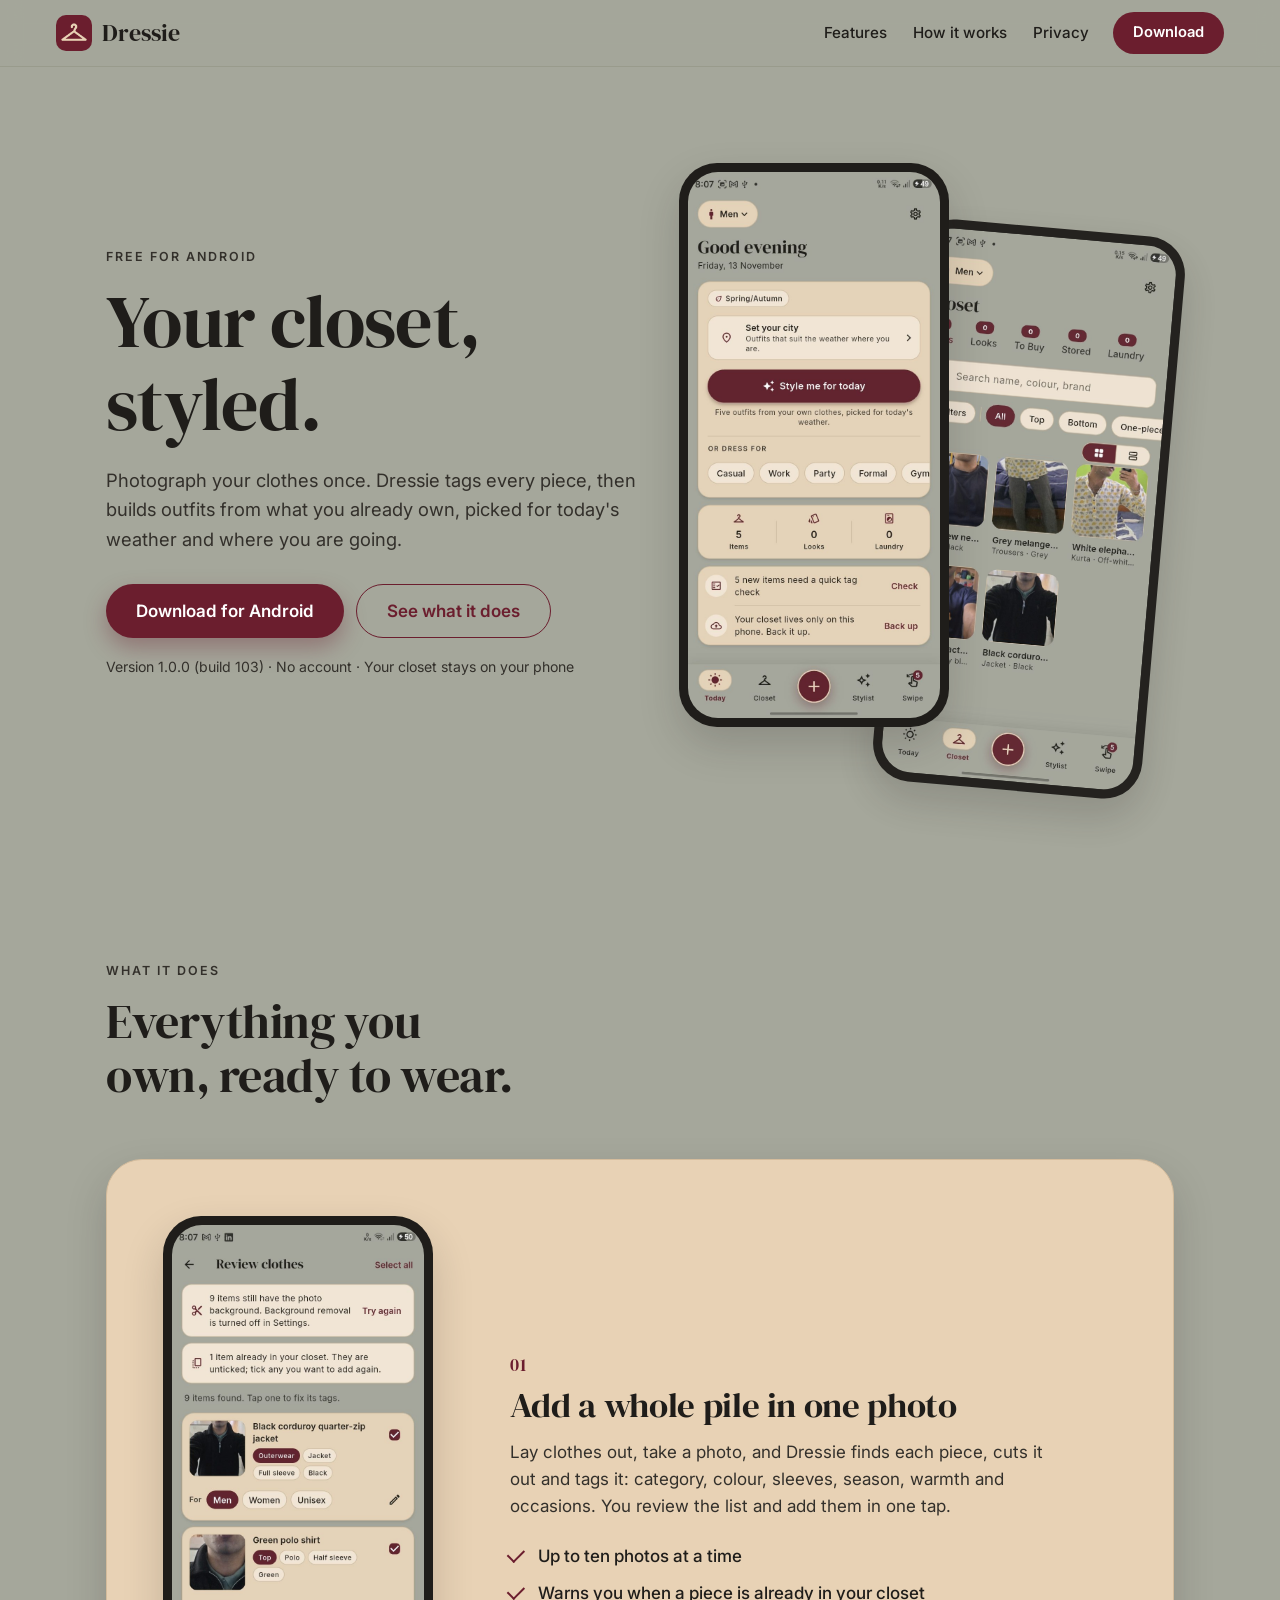
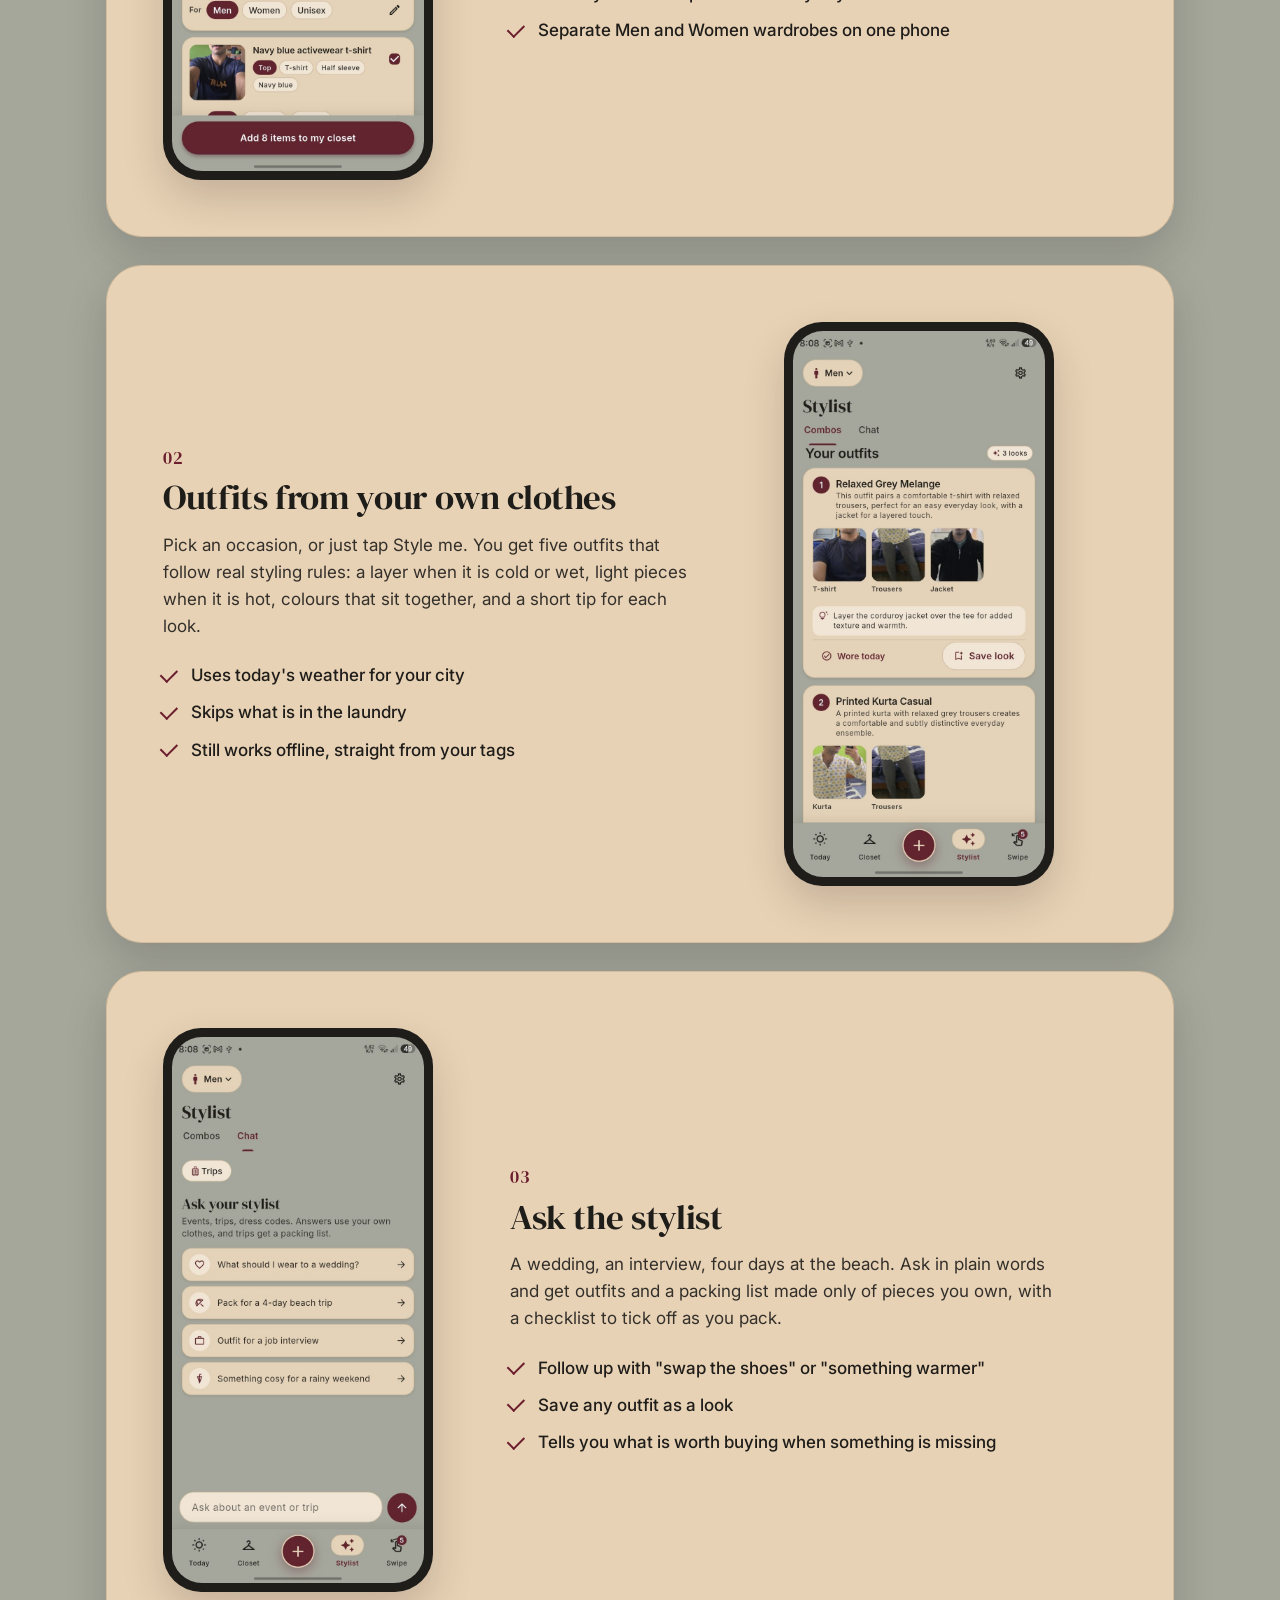
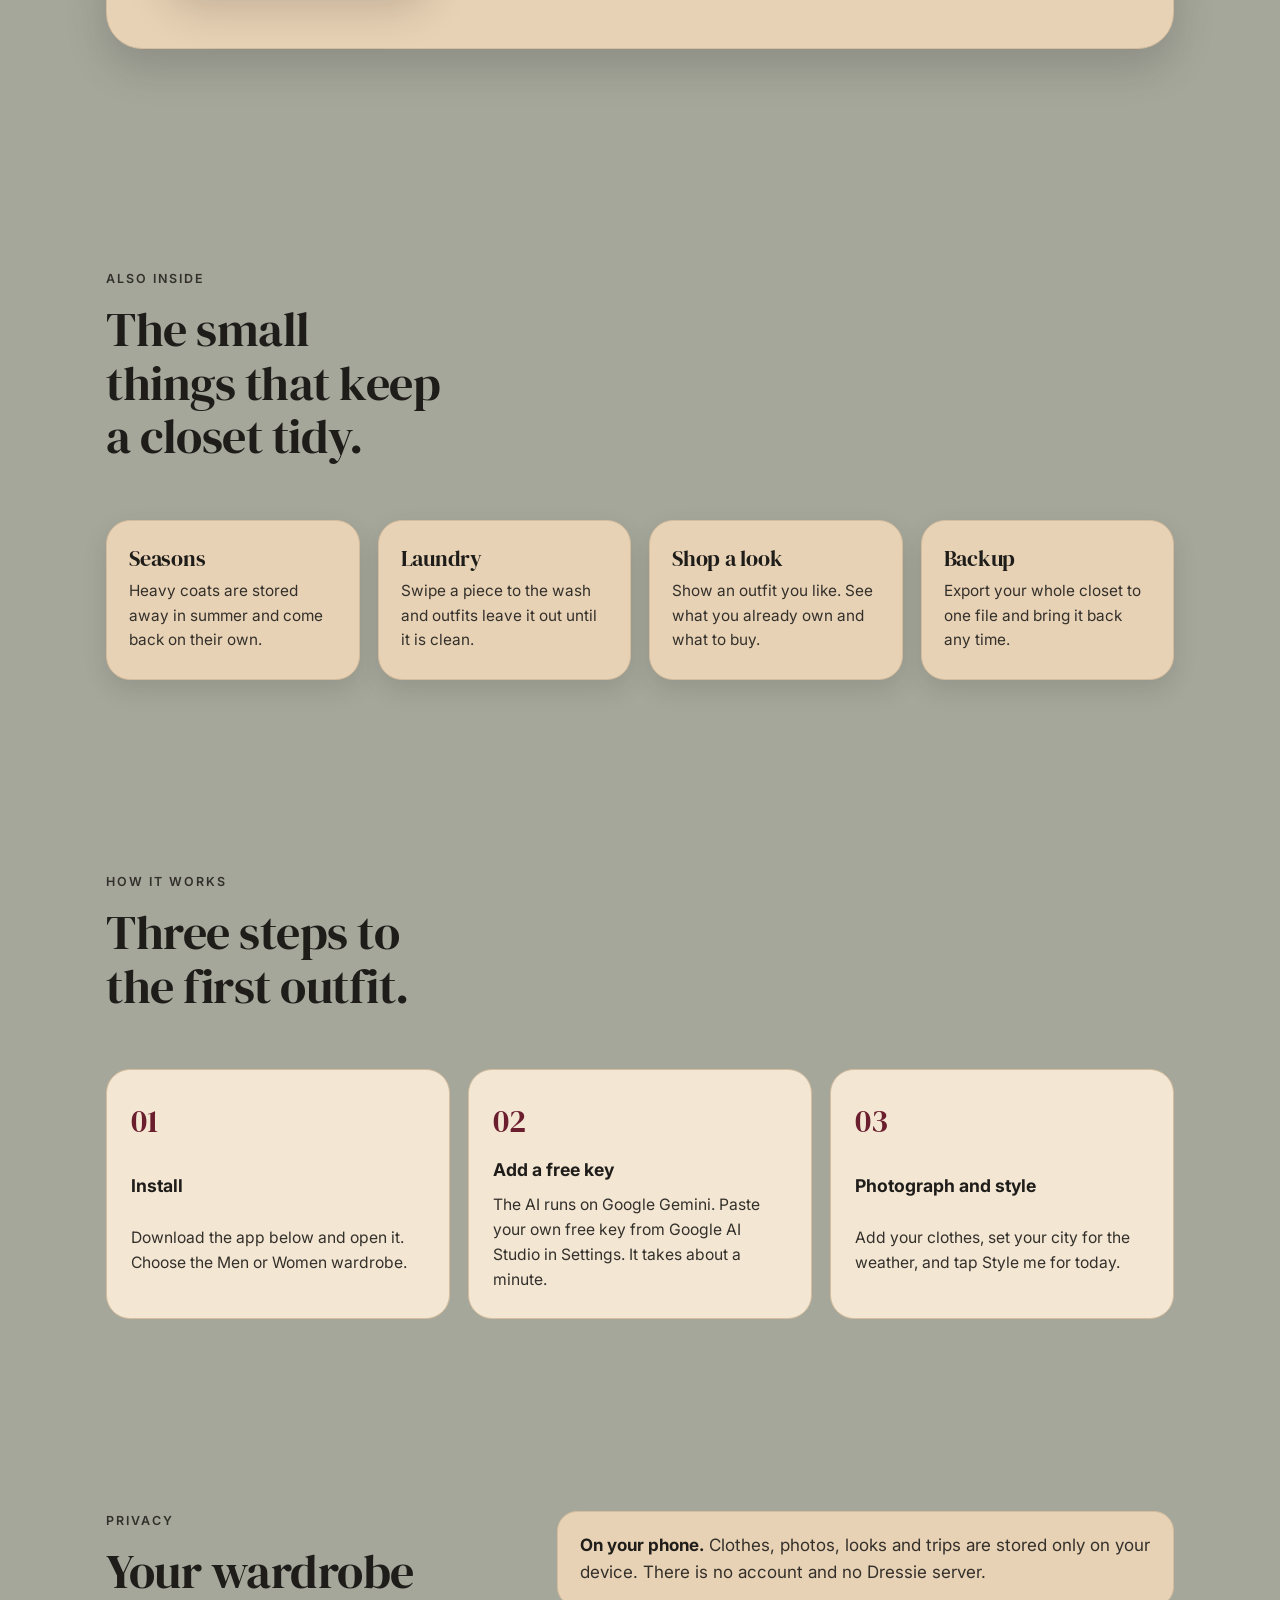
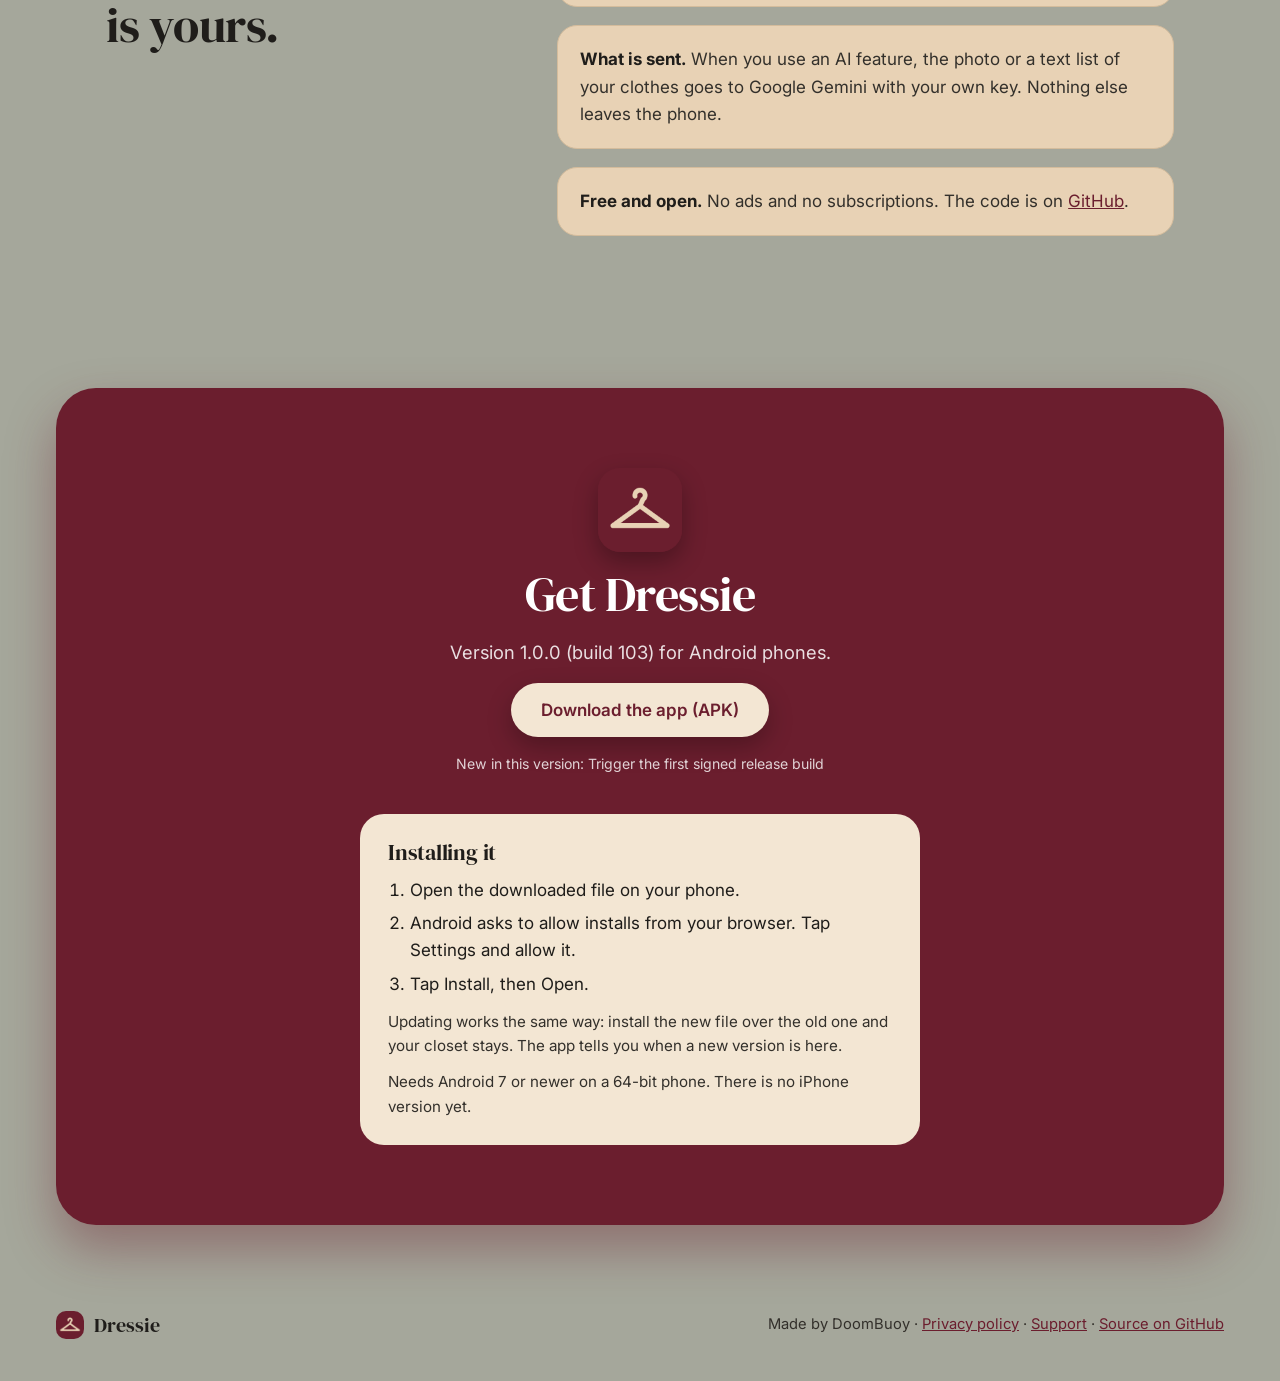
<file: index.html>
<!doctype html>
<html lang="en">
<head>
  <meta charset="utf-8">
  <meta name="viewport" content="width=device-width, initial-scale=1">
  <title>Dressie: your closet, styled</title>
  <meta name="description" content="Dressie is a free Android wardrobe app. Photograph your clothes, get outfits for the weather and the occasion, and pack for trips.">
  <meta name="theme-color" content="#A5A79B">
  <link rel="icon" href="assets/icon.png">
  <link rel="preconnect" href="https://fonts.googleapis.com">
  <link rel="preconnect" href="https://fonts.gstatic.com" crossorigin>
  <link href="https://fonts.googleapis.com/css2?family=DM+Serif+Display&family=Inter:wght@400;500;600&display=swap" rel="stylesheet">
  <link rel="stylesheet" href="styles.css">
</head>
<body>
  <header class="nav">
    <a class="brand" href="#top"><img src="assets/icon.png" alt="" width="36" height="36">Dressie</a>
    <nav aria-label="Sections">
      <a href="#features">Features</a>
      <a href="#how">How it works</a>
      <a href="#privacy">Privacy</a>
    </nav>
    <a class="btn btn-small" href="#download">Download</a>
  </header>

  <main id="top">
    <section class="hero">
      <div class="hero-copy">
        <p class="eyebrow">Free for Android</p>
        <h1>Your closet, styled.</h1>
        <p class="lead">Photograph your clothes once. Dressie tags every piece, then builds outfits from what you already own, picked for today's weather and where you are going.</p>
        <div class="actions">
          <a class="btn" href="#download">Download for Android</a>
          <a class="btn btn-ghost" href="#features">See what it does</a>
        </div>
        <p class="fine">Version <span data-version>1.0.0</span> · No account · Your closet stays on your phone</p>
      </div>
      <div class="hero-phones" aria-hidden="true">
        <div class="phone phone-back"><img src="assets/closet.jpg" alt="" loading="lazy"></div>
        <div class="phone phone-front"><img src="assets/today.jpg" alt=""></div>
      </div>
    </section>

    <section id="features" class="band">
      <p class="eyebrow">What it does</p>
      <h2>Everything you own, ready to wear.</h2>

      <article class="feature">
        <div class="phone"><img src="assets/review.jpg" alt="Review screen listing clothes found in a photo, each with its tags" loading="lazy"></div>
        <div>
          <span class="step">01</span>
          <h3>Add a whole pile in one photo</h3>
          <p>Lay clothes out, take a photo, and Dressie finds each piece, cuts it out and tags it: category, colour, sleeves, season, warmth and occasions. You review the list and add them in one tap.</p>
          <ul>
            <li>Up to ten photos at a time</li>
            <li>Warns you when a piece is already in your closet</li>
            <li>Separate Men and Women wardrobes on one phone</li>
          </ul>
        </div>
      </article>

      <article class="feature flip">
        <div class="phone"><img src="assets/outfits.jpg" alt="Outfit suggestions with pictures of each piece and a styling tip" loading="lazy"></div>
        <div>
          <span class="step">02</span>
          <h3>Outfits from your own clothes</h3>
          <p>Pick an occasion, or just tap Style me. You get five outfits that follow real styling rules: a layer when it is cold or wet, light pieces when it is hot, colours that sit together, and a short tip for each look.</p>
          <ul>
            <li>Uses today's weather for your city</li>
            <li>Skips what is in the laundry</li>
            <li>Still works offline, straight from your tags</li>
          </ul>
        </div>
      </article>

      <article class="feature">
        <div class="phone"><img src="assets/chat.jpg" alt="Stylist chat with starter questions about weddings, trips and interviews" loading="lazy"></div>
        <div>
          <span class="step">03</span>
          <h3>Ask the stylist</h3>
          <p>A wedding, an interview, four days at the beach. Ask in plain words and get outfits and a packing list made only of pieces you own, with a checklist to tick off as you pack.</p>
          <ul>
            <li>Follow up with "swap the shoes" or "something warmer"</li>
            <li>Save any outfit as a look</li>
            <li>Tells you what is worth buying when something is missing</li>
          </ul>
        </div>
      </article>
    </section>

    <section class="band cards-band">
      <p class="eyebrow">Also inside</p>
      <h2>The small things that keep a closet tidy.</h2>
      <div class="cards">
        <div class="card"><h3>Seasons</h3><p>Heavy coats are stored away in summer and come back on their own.</p></div>
        <div class="card"><h3>Laundry</h3><p>Swipe a piece to the wash and outfits leave it out until it is clean.</p></div>
        <div class="card"><h3>Shop a look</h3><p>Show an outfit you like. See what you already own and what to buy.</p></div>
        <div class="card"><h3>Backup</h3><p>Export your whole closet to one file and bring it back any time.</p></div>
      </div>
    </section>

    <section id="how" class="band">
      <p class="eyebrow">How it works</p>
      <h2>Three steps to the first outfit.</h2>
      <ol class="steps">
        <li><strong>Install</strong><span>Download the app below and open it. Choose the Men or Women wardrobe.</span></li>
        <li><strong>Add a free key</strong><span>The AI runs on Google Gemini. Paste your own free key from Google AI Studio in Settings. It takes about a minute.</span></li>
        <li><strong>Photograph and style</strong><span>Add your clothes, set your city for the weather, and tap Style me for today.</span></li>
      </ol>
    </section>

    <section id="privacy" class="band privacy">
      <div>
        <p class="eyebrow">Privacy</p>
        <h2>Your wardrobe is yours.</h2>
      </div>
      <div class="privacy-points">
        <p><strong>On your phone.</strong> Clothes, photos, looks and trips are stored only on your device. There is no account and no Dressie server.</p>
        <p><strong>What is sent.</strong> When you use an AI feature, the photo or a text list of your clothes goes to Google Gemini with your own key. Nothing else leaves the phone.</p>
        <p><strong>Free and open.</strong> No ads and no subscriptions. The code is on <a href="https://github.com/DoomBuoy/Project_dress_up">GitHub</a>.</p>
      </div>
    </section>

    <section id="download" class="download">
      <img src="assets/icon.png" alt="" width="84" height="84">
      <h2>Get Dressie</h2>
      <p class="lead">Version <span data-version>1.0.0</span> for Android phones.</p>
      <a class="btn btn-light" href="downloads/dressie.apk" data-apk download>Download the app (APK)</a>
      <p class="fine light" data-notes></p>
      <div class="install">
        <h3>Installing it</h3>
        <ol>
          <li>Open the downloaded file on your phone.</li>
          <li>Android asks to allow installs from your browser. Tap Settings and allow it.</li>
          <li>Tap Install, then Open.</li>
        </ol>
        <p>Updating works the same way: install the new file over the old one and your closet stays. The app tells you when a new version is here.</p>
        <p>Needs Android 7 or newer on a 64-bit phone. There is no iPhone version yet.</p>
      </div>
    </section>
  </main>

  <footer>
    <span class="brand"><img src="assets/icon.png" alt="" width="28" height="28">Dressie</span>
    <span>Made by DoomBuoy · <a href="privacy.html">Privacy policy</a> · <a href="support.html">Support</a> · <a href="https://github.com/DoomBuoy/Project_dress_up">Source on GitHub</a></span>
  </footer>

  <script>
    // Show the released version from version.json (the app reads the same file).
    fetch('version.json', { cache: 'no-store' })
      .then(function (r) { return r.ok ? r.json() : null; })
      .then(function (v) {
        if (!v) return;
        document.querySelectorAll('[data-version]').forEach(function (e) { e.textContent = v.version + (v.build > 1 ? ' (build ' + v.build + ')' : ''); });
        var a = document.querySelector('[data-apk]');
        if (a && v.apk) a.href = v.apk;
        var n = document.querySelector('[data-notes]');
        if (n && v.notes) n.textContent = 'New in this version: ' + v.notes;
      })
      .catch(function () {});
  </script>
</body>
</html>
</file>
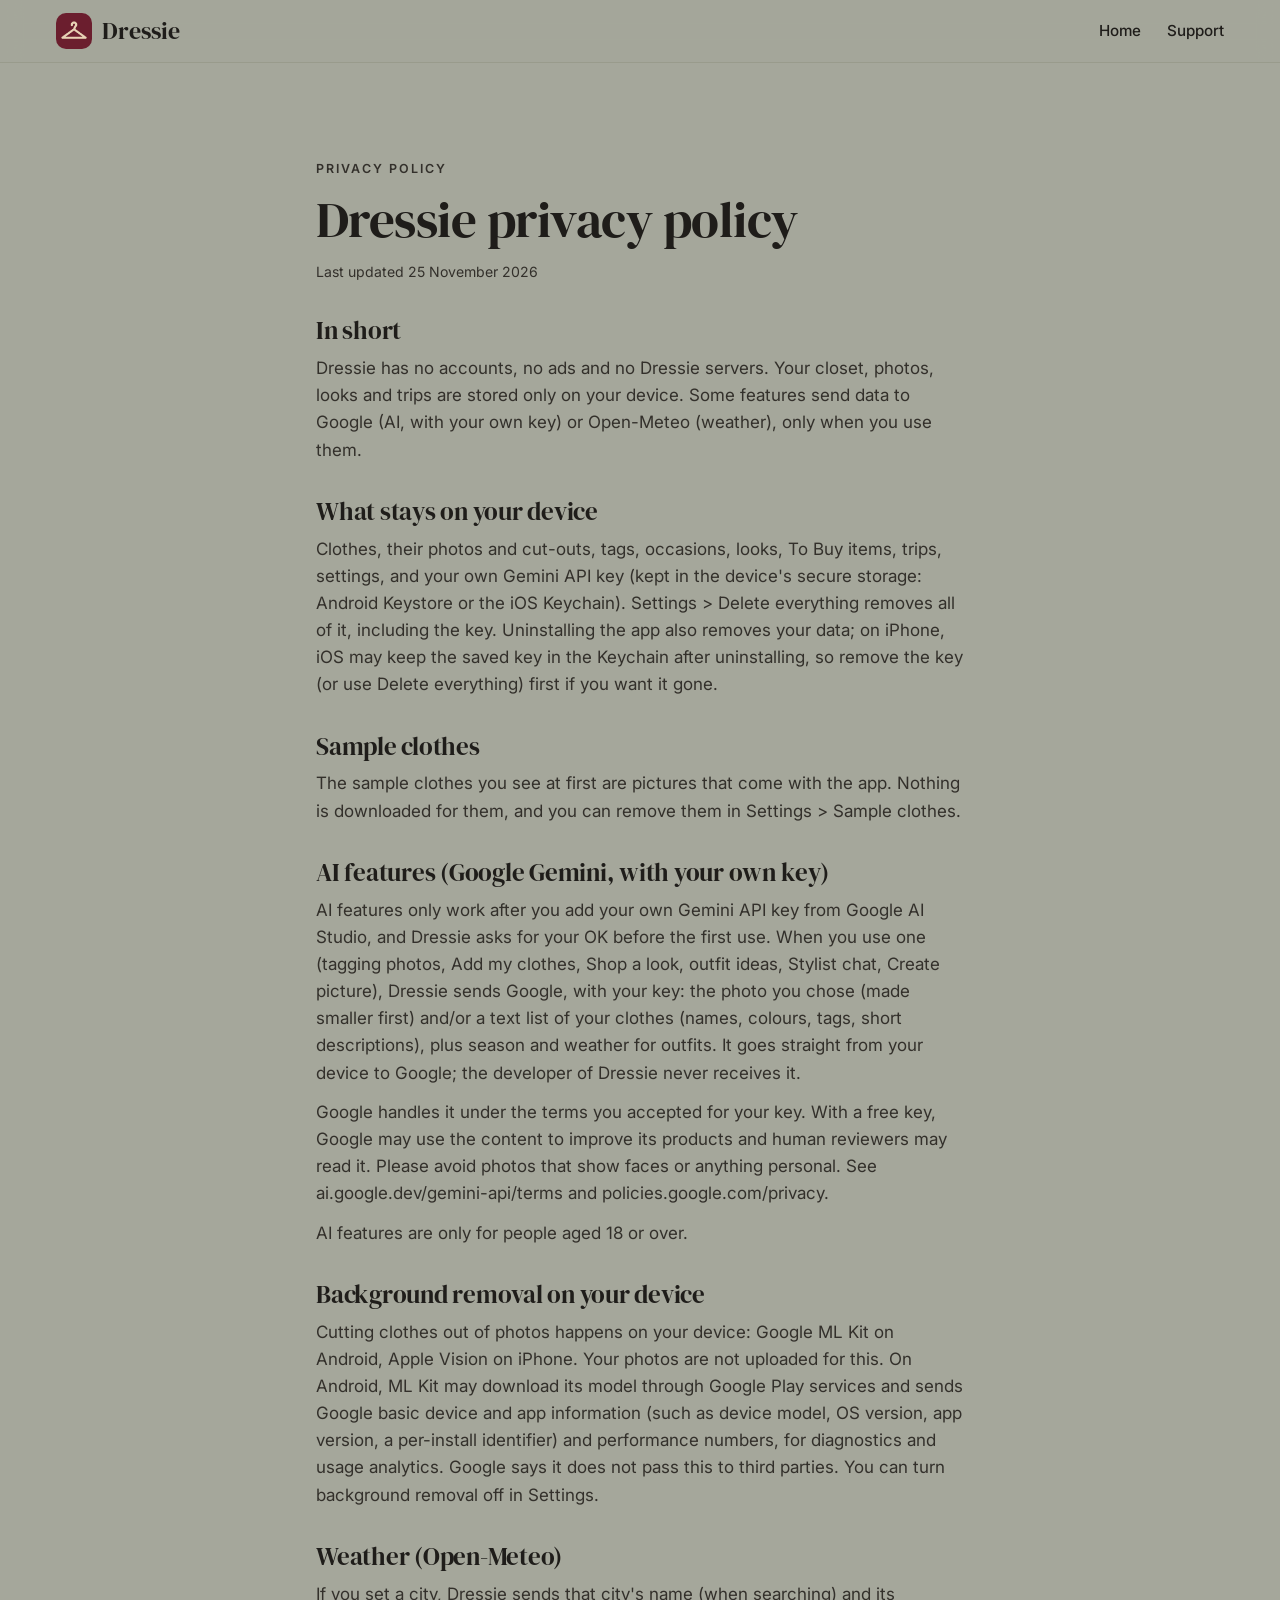
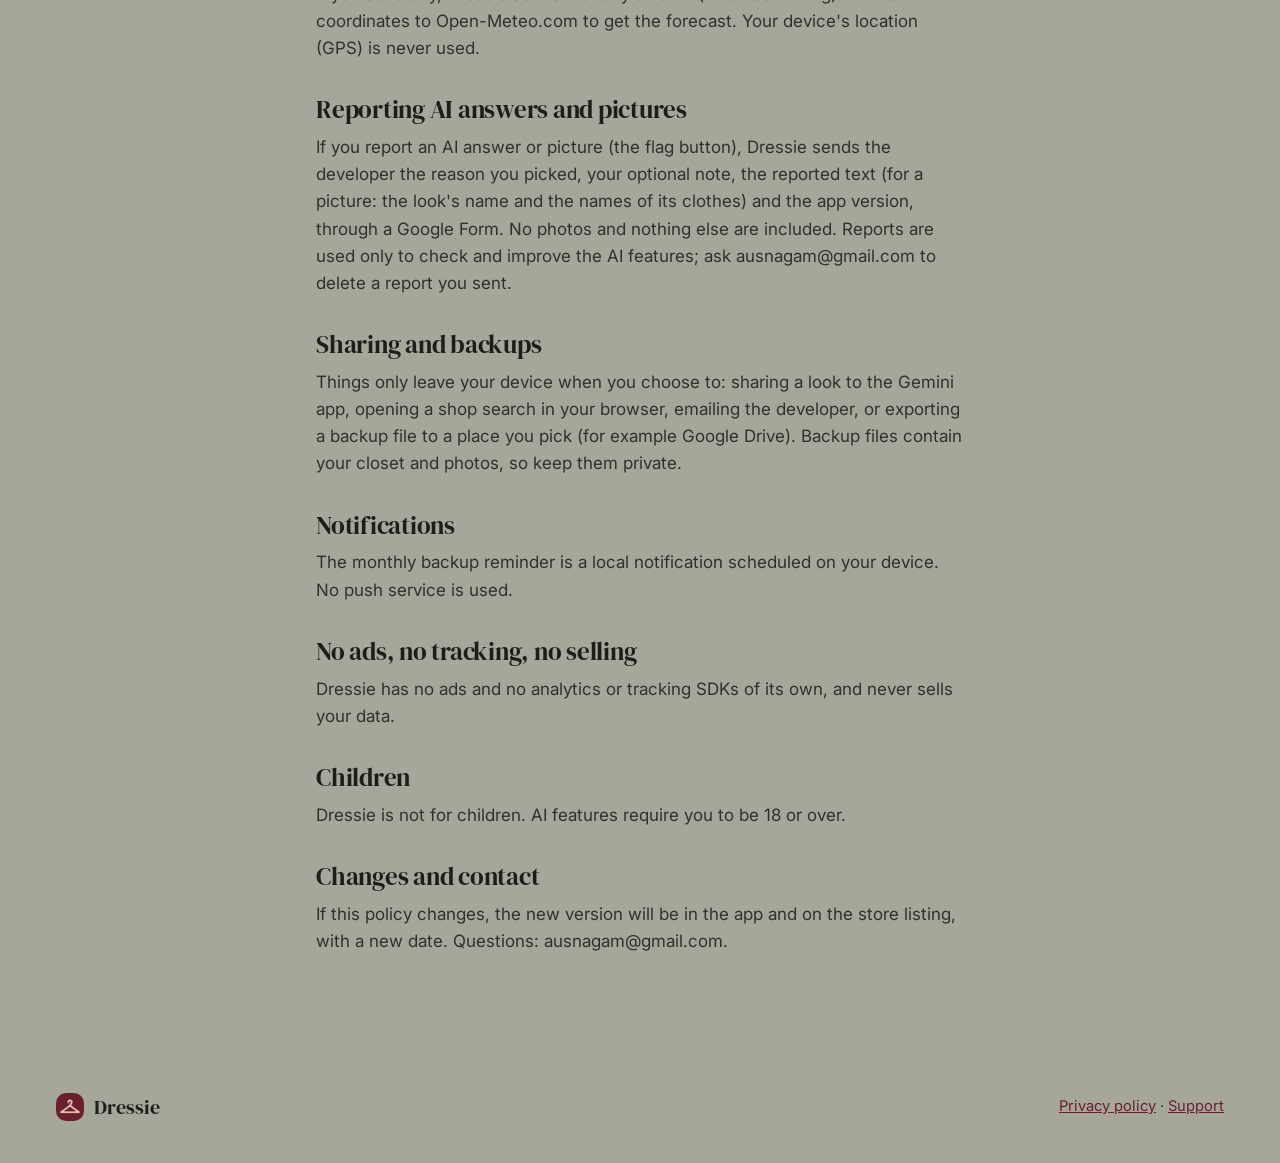
<file: privacy.html>
<!doctype html>
<html lang="en">
<head>
  <meta charset="utf-8">
  <meta name="viewport" content="width=device-width, initial-scale=1">
  <title>Privacy policy - Dressie</title>
  <meta name="description" content="How the Dressie app handles your data.">
  <meta name="theme-color" content="#A5A79B">
  <link rel="icon" href="assets/icon.png">
  <link rel="preconnect" href="https://fonts.googleapis.com">
  <link rel="preconnect" href="https://fonts.gstatic.com" crossorigin>
  <link href="https://fonts.googleapis.com/css2?family=DM+Serif+Display&family=Inter:wght@400;500;600&display=swap" rel="stylesheet">
  <link rel="stylesheet" href="styles.css">
</head>
<body>
  <!-- Generated by tool/export_privacy.dart in the app repository. Do not edit by hand. -->
  <header class="nav">
    <a class="brand" href="index.html"><img src="assets/icon.png" alt="" width="36" height="36">Dressie</a>
    <nav aria-label="Pages">
      <a href="index.html">Home</a>
      <a href="support.html">Support</a>
    </nav>
  </header>
  <main class="band doc">
    <p class="eyebrow">Privacy policy</p>
    <h1>Dressie privacy policy</h1>
    <p class="fine">Last updated 25 November 2026</p>
      <h2>In short</h2>
      <p>Dressie has no accounts, no ads and no Dressie servers. Your closet, photos, looks and trips are stored only on your device. Some features send data to Google (AI, with your own key) or Open-Meteo (weather), only when you use them.</p>
      <h2>What stays on your device</h2>
      <p>Clothes, their photos and cut-outs, tags, occasions, looks, To Buy items, trips, settings, and your own Gemini API key (kept in the device's secure storage: Android Keystore or the iOS Keychain). Settings &gt; Delete everything removes all of it, including the key. Uninstalling the app also removes your data; on iPhone, iOS may keep the saved key in the Keychain after uninstalling, so remove the key (or use Delete everything) first if you want it gone.</p>
      <h2>Sample clothes</h2>
      <p>The sample clothes you see at first are pictures that come with the app. Nothing is downloaded for them, and you can remove them in Settings &gt; Sample clothes.</p>
      <h2>AI features (Google Gemini, with your own key)</h2>
      <p>AI features only work after you add your own Gemini API key from Google AI Studio, and Dressie asks for your OK before the first use. When you use one (tagging photos, Add my clothes, Shop a look, outfit ideas, Stylist chat, Create picture), Dressie sends Google, with your key: the photo you chose (made smaller first) and/or a text list of your clothes (names, colours, tags, short descriptions), plus season and weather for outfits. It goes straight from your device to Google; the developer of Dressie never receives it.</p>
      <p>Google handles it under the terms you accepted for your key. With a free key, Google may use the content to improve its products and human reviewers may read it. Please avoid photos that show faces or anything personal. See ai.google.dev/gemini-api/terms and policies.google.com/privacy.</p>
      <p>AI features are only for people aged 18 or over.</p>
      <h2>Background removal on your device</h2>
      <p>Cutting clothes out of photos happens on your device: Google ML Kit on Android, Apple Vision on iPhone. Your photos are not uploaded for this. On Android, ML Kit may download its model through Google Play services and sends Google basic device and app information (such as device model, OS version, app version, a per-install identifier) and performance numbers, for diagnostics and usage analytics. Google says it does not pass this to third parties. You can turn background removal off in Settings.</p>
      <h2>Weather (Open-Meteo)</h2>
      <p>If you set a city, Dressie sends that city's name (when searching) and its coordinates to Open-Meteo.com to get the forecast. Your device's location (GPS) is never used.</p>
      <h2>Reporting AI answers and pictures</h2>
      <p>If you report an AI answer or picture (the flag button), Dressie sends the developer the reason you picked, your optional note, the reported text (for a picture: the look's name and the names of its clothes) and the app version, through a Google Form. No photos and nothing else are included. Reports are used only to check and improve the AI features; ask ausnagam@gmail.com to delete a report you sent.</p>
      <h2>Sharing and backups</h2>
      <p>Things only leave your device when you choose to: sharing a look to the Gemini app, opening a shop search in your browser, emailing the developer, or exporting a backup file to a place you pick (for example Google Drive). Backup files contain your closet and photos, so keep them private.</p>
      <h2>Notifications</h2>
      <p>The monthly backup reminder is a local notification scheduled on your device. No push service is used.</p>
      <h2>No ads, no tracking, no selling</h2>
      <p>Dressie has no ads and no analytics or tracking SDKs of its own, and never sells your data.</p>
      <h2>Children</h2>
      <p>Dressie is not for children. AI features require you to be 18 or over.</p>
      <h2>Changes and contact</h2>
      <p>If this policy changes, the new version will be in the app and on the store listing, with a new date. Questions: ausnagam@gmail.com.</p>
  </main>
  <footer>
    <span class="brand"><img src="assets/icon.png" alt="" width="28" height="28">Dressie</span>
    <span><a href="privacy.html">Privacy policy</a> · <a href="support.html">Support</a></span>
  </footer>
</body>
</html>
</file>
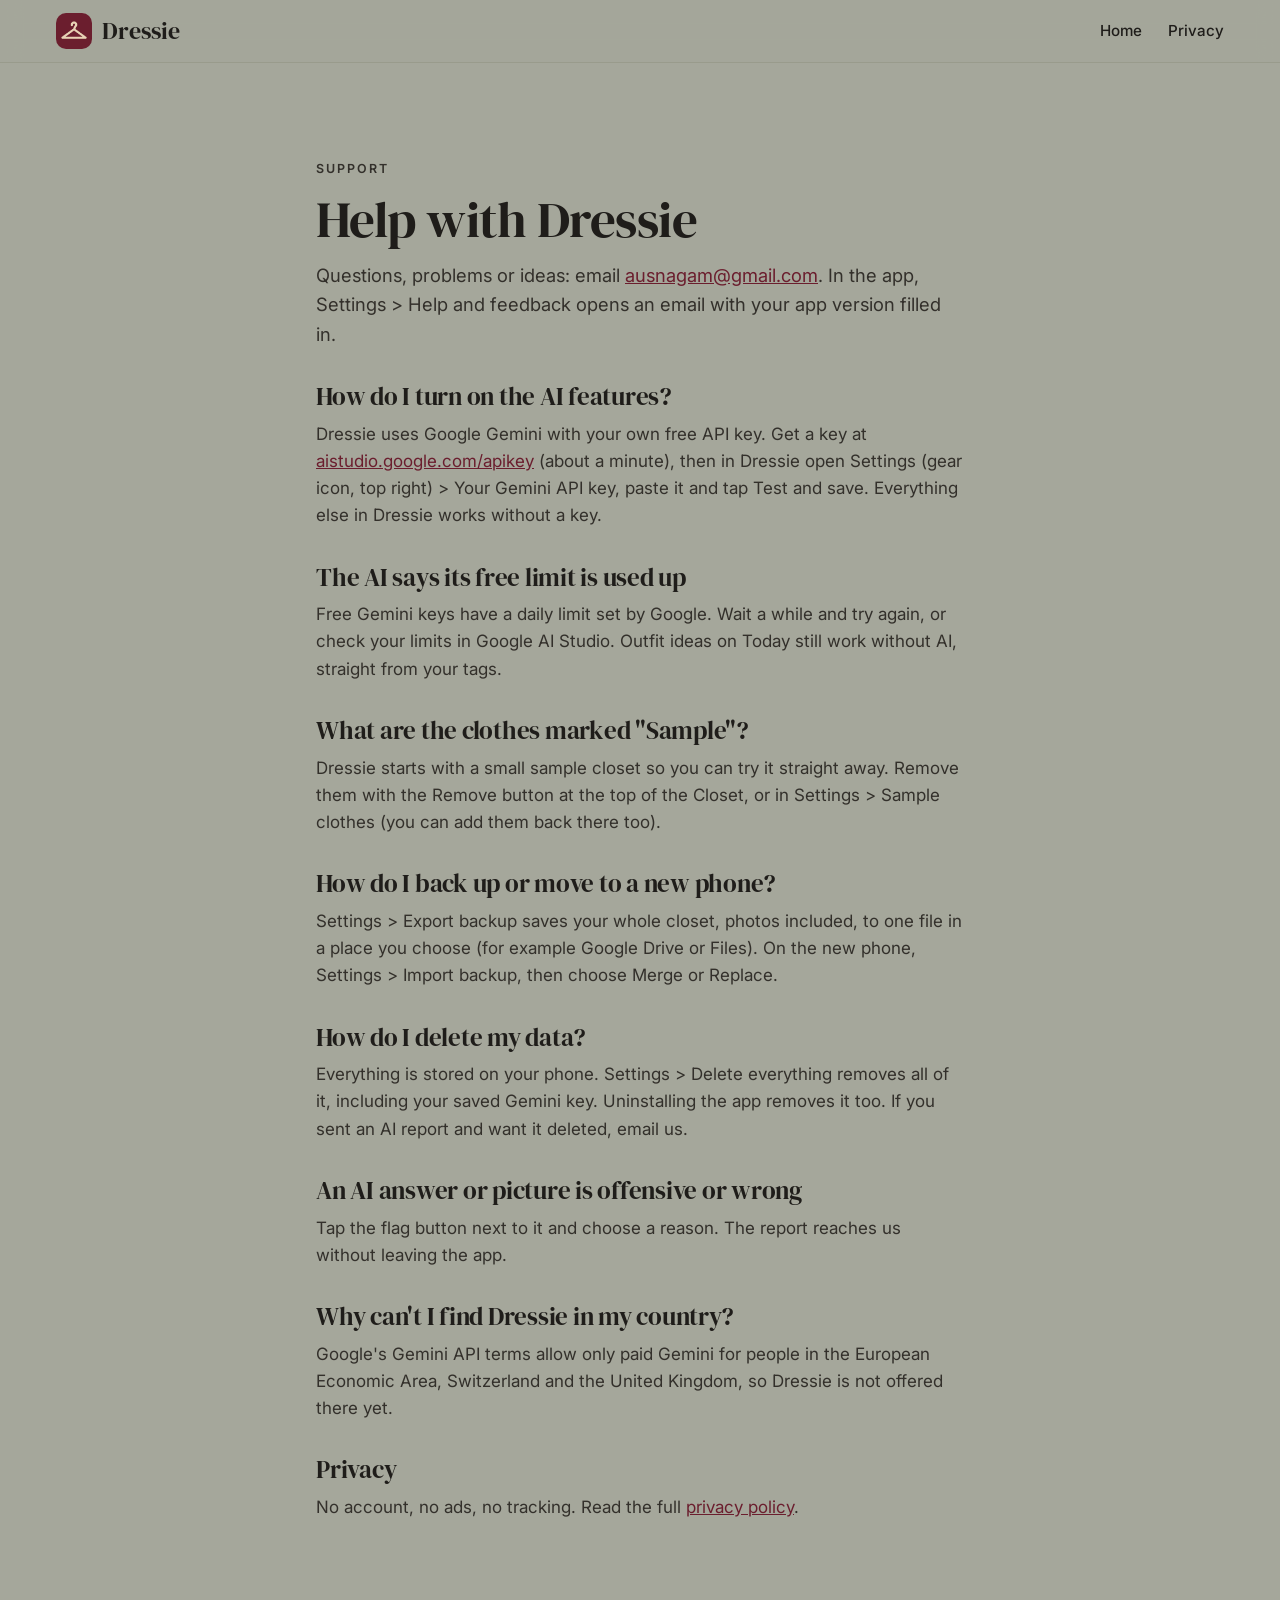
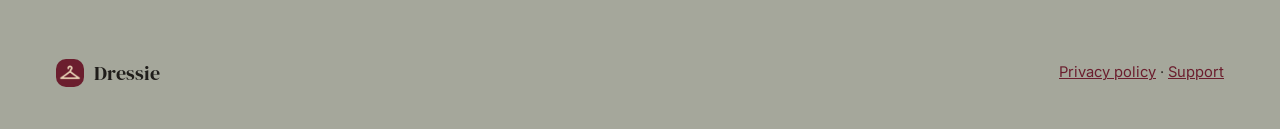
<file: support.html>
<!doctype html>
<html lang="en">
<head>
  <meta charset="utf-8">
  <meta name="viewport" content="width=device-width, initial-scale=1">
  <title>Support - Dressie</title>
  <meta name="description" content="Help with the Dressie wardrobe app: AI key, sample clothes, backups, deleting data and contact.">
  <meta name="theme-color" content="#A5A79B">
  <link rel="icon" href="assets/icon.png">
  <link rel="preconnect" href="https://fonts.googleapis.com">
  <link rel="preconnect" href="https://fonts.gstatic.com" crossorigin>
  <link href="https://fonts.googleapis.com/css2?family=DM+Serif+Display&family=Inter:wght@400;500;600&display=swap" rel="stylesheet">
  <link rel="stylesheet" href="styles.css">
</head>
<body>
  <header class="nav">
    <a class="brand" href="index.html"><img src="assets/icon.png" alt="" width="36" height="36">Dressie</a>
    <nav aria-label="Pages">
      <a href="index.html">Home</a>
      <a href="privacy.html">Privacy</a>
    </nav>
  </header>

  <main class="band doc">
    <p class="eyebrow">Support</p>
    <h1>Help with Dressie</h1>
    <p class="lead">Questions, problems or ideas: email <a href="mailto:ausnagam@gmail.com">ausnagam@gmail.com</a>. In the app, Settings &gt; Help and feedback opens an email with your app version filled in.</p>

    <h2>How do I turn on the AI features?</h2>
    <p>Dressie uses Google Gemini with your own free API key. Get a key at <a href="https://aistudio.google.com/apikey">aistudio.google.com/apikey</a> (about a minute), then in Dressie open Settings (gear icon, top right) &gt; Your Gemini API key, paste it and tap Test and save. Everything else in Dressie works without a key.</p>

    <h2>The AI says its free limit is used up</h2>
    <p>Free Gemini keys have a daily limit set by Google. Wait a while and try again, or check your limits in Google AI Studio. Outfit ideas on Today still work without AI, straight from your tags.</p>

    <h2>What are the clothes marked "Sample"?</h2>
    <p>Dressie starts with a small sample closet so you can try it straight away. Remove them with the Remove button at the top of the Closet, or in Settings &gt; Sample clothes (you can add them back there too).</p>

    <h2>How do I back up or move to a new phone?</h2>
    <p>Settings &gt; Export backup saves your whole closet, photos included, to one file in a place you choose (for example Google Drive or Files). On the new phone, Settings &gt; Import backup, then choose Merge or Replace.</p>

    <h2>How do I delete my data?</h2>
    <p>Everything is stored on your phone. Settings &gt; Delete everything removes all of it, including your saved Gemini key. Uninstalling the app removes it too. If you sent an AI report and want it deleted, email us.</p>

    <h2>An AI answer or picture is offensive or wrong</h2>
    <p>Tap the flag button next to it and choose a reason. The report reaches us without leaving the app.</p>

    <h2>Why can't I find Dressie in my country?</h2>
    <p>Google's Gemini API terms allow only paid Gemini for people in the European Economic Area, Switzerland and the United Kingdom, so Dressie is not offered there yet.</p>

    <h2>Privacy</h2>
    <p>No account, no ads, no tracking. Read the full <a href="privacy.html">privacy policy</a>.</p>
  </main>

  <footer>
    <span class="brand"><img src="assets/icon.png" alt="" width="28" height="28">Dressie</span>
    <span><a href="privacy.html">Privacy policy</a> · <a href="support.html">Support</a></span>
  </footer>
</body>
</html>
</file>
<file: styles.css>
/* Dressie website. Colours follow the app's 60 / 30 / 10 rule:
   60% sage (page), 30% cream (cards, surfaces), 10% burgundy (actions). */
:root {
  --sage: #A5A79B;
  --sage-deep: #8E907F;
  --cream: #E8D2B5;
  --cream-light: #F3E6D3;
  --cream-border: #D4BC9C;
  --burgundy: #6B1E2E;
  --ink: #1F1D1A;
  --ink-muted: #33302B;
  --shadow: 0 18px 40px rgba(31, 29, 26, 0.18);
  --serif: 'DM Serif Display', Georgia, serif;
  --sans: 'Inter', system-ui, -apple-system, 'Segoe UI', sans-serif;
}

* { box-sizing: border-box; }
html { scroll-behavior: smooth; }
body {
  margin: 0;
  background: var(--sage);
  color: var(--ink);
  font-family: var(--sans);
  font-size: 17px;
  line-height: 1.6;
  -webkit-font-smoothing: antialiased;
}
img { max-width: 100%; display: block; }
a { color: var(--burgundy); }
h1, h2, h3 { font-family: var(--serif); font-weight: 400; line-height: 1.12; letter-spacing: -0.01em; margin: 0; text-wrap: balance; }
h1 { font-size: clamp(2.7rem, 7vw, 4.6rem); }
h2 { font-size: clamp(2rem, 4.4vw, 3rem); max-width: 18ch; }
h3 { font-size: 1.6rem; }
p { margin: 0; }

.eyebrow {
  font-size: 0.78rem;
  font-weight: 600;
  letter-spacing: 0.16em;
  text-transform: uppercase;
  color: var(--ink-muted);
  margin-bottom: 14px;
}
.lead { font-size: 1.15rem; max-width: 34em; color: var(--ink-muted); }
.fine { font-size: 0.88rem; color: var(--ink-muted); }

/* Buttons */
.btn {
  display: inline-flex;
  align-items: center;
  justify-content: center;
  min-height: 54px;
  padding: 0 30px;
  border-radius: 999px;
  background: var(--burgundy);
  color: #fff;
  font-weight: 600;
  text-decoration: none;
  box-shadow: 0 10px 22px rgba(107, 30, 46, 0.35);
  transition: transform 0.15s ease, box-shadow 0.15s ease;
}
.btn:hover { transform: translateY(-2px); box-shadow: 0 14px 28px rgba(107, 30, 46, 0.4); }
.btn:active { transform: translateY(0); box-shadow: 0 6px 14px rgba(107, 30, 46, 0.3); }
.btn:focus-visible, a:focus-visible { outline: 3px solid var(--ink); outline-offset: 3px; }
.btn-small { min-height: 42px; padding: 0 20px; font-size: 0.92rem; box-shadow: none; }
.btn-ghost { background: transparent; color: var(--burgundy); border: 1.5px solid var(--burgundy); box-shadow: none; }
.btn-ghost:hover { box-shadow: none; background: rgba(107, 30, 46, 0.07); }
.btn-light { background: var(--cream-light); color: var(--burgundy); box-shadow: 0 10px 24px rgba(0, 0, 0, 0.25); }

/* Top bar */
.nav {
  position: sticky;
  top: 0;
  z-index: 10;
  display: flex;
  align-items: center;
  gap: 24px;
  padding: 12px clamp(16px, 5vw, 56px);
  background: rgba(165, 167, 155, 0.9);
  backdrop-filter: blur(10px);
  border-bottom: 1px solid rgba(142, 144, 127, 0.5);
}
.brand { display: inline-flex; align-items: center; gap: 10px; font-family: var(--serif); font-size: 1.5rem; color: var(--ink); text-decoration: none; }
.brand img { border-radius: 10px; }
.nav nav { display: flex; gap: 26px; margin-left: auto; }
.nav nav a { color: var(--ink); text-decoration: none; font-weight: 500; font-size: 0.95rem; }
.nav nav a:hover { color: var(--burgundy); }

/* Hero */
.hero {
  display: grid;
  grid-template-columns: 1.05fr 0.95fr;
  align-items: center;
  gap: 40px;
  max-width: 1180px;
  margin: 0 auto;
  padding: clamp(40px, 8vw, 96px) clamp(16px, 5vw, 56px) clamp(48px, 8vw, 104px);
}
.hero h1 { margin-bottom: 20px; }
.actions { display: flex; flex-wrap: wrap; gap: 12px; margin: 30px 0 18px; }
.hero-phones { position: relative; height: 600px; }
.hero-phones .phone { position: absolute; width: 270px; }
.phone-front { right: 46%; top: 0; z-index: 2; }
.phone-back { right: 2%; top: 64px; transform: rotate(5deg); opacity: 0.96; }

/* Phone frame */
.phone {
  width: 270px;
  padding: 9px;
  border-radius: 38px;
  background: var(--ink);
  box-shadow: var(--shadow);
  flex-shrink: 0;
}
.phone img { border-radius: 30px; width: 100%; aspect-ratio: 720 / 1560; object-fit: cover; }

/* Sections */
.band { max-width: 1180px; margin: 0 auto; padding: clamp(48px, 8vw, 96px) clamp(16px, 5vw, 56px); }
.band > h2 { margin-bottom: clamp(32px, 5vw, 56px); }

.feature {
  display: grid;
  grid-template-columns: auto 1fr;
  align-items: center;
  gap: clamp(28px, 6vw, 80px);
  background: var(--cream);
  border: 1px solid var(--cream-border);
  border-radius: 36px;
  padding: clamp(24px, 5vw, 56px);
  margin-bottom: 28px;
  box-shadow: var(--shadow);
}
.feature.flip .phone { order: 2; }
.feature h3 { margin: 6px 0 14px; font-size: clamp(1.6rem, 3vw, 2.2rem); }
.feature p { color: var(--ink-muted); max-width: 32em; }
.feature ul { list-style: none; padding: 0; margin: 22px 0 0; display: grid; gap: 10px; }
.feature li { padding-left: 28px; position: relative; font-weight: 500; }
.feature li::before {
  content: '';
  position: absolute;
  left: 0;
  top: 0.5em;
  width: 14px;
  height: 8px;
  border-left: 2.5px solid var(--burgundy);
  border-bottom: 2.5px solid var(--burgundy);
  transform: rotate(-45deg) translateY(-3px);
}
.step { font-family: var(--serif); font-size: 1.1rem; color: var(--burgundy); letter-spacing: 0.08em; }

.cards { display: grid; grid-template-columns: repeat(4, 1fr); gap: 18px; }
.card { background: var(--cream); border: 1px solid var(--cream-border); border-radius: 24px; padding: 26px 22px; box-shadow: 0 10px 24px rgba(31, 29, 26, 0.12); }
.card h3 { font-size: 1.35rem; margin-bottom: 8px; }
.card p { font-size: 0.96rem; color: var(--ink-muted); }

.steps { list-style: none; counter-reset: s; padding: 0; margin: 0; display: grid; grid-template-columns: repeat(3, 1fr); gap: 18px; }
.steps li { counter-increment: s; background: var(--cream-light); border: 1px solid var(--cream-border); border-radius: 24px; padding: 26px 24px; display: grid; gap: 8px; }
.steps li::before { content: '0' counter(s); font-family: var(--serif); font-size: 2rem; color: var(--burgundy); }
.steps strong { font-size: 1.1rem; }
.steps span { color: var(--ink-muted); font-size: 0.98rem; }

.privacy { display: grid; grid-template-columns: 0.8fr 1.2fr; gap: 40px; align-items: start; }
.privacy h2 { margin: 0; }
.privacy-points { display: grid; gap: 18px; }
.privacy-points p { background: var(--cream); border: 1px solid var(--cream-border); border-radius: 20px; padding: 20px 22px; color: var(--ink-muted); }
.privacy-points strong { color: var(--ink); }

/* Download: the one burgundy block on the page */
.download {
  margin: clamp(24px, 5vw, 56px) clamp(16px, 5vw, 56px);
  padding: clamp(40px, 7vw, 80px) clamp(20px, 5vw, 56px);
  border-radius: 40px;
  background: var(--burgundy);
  color: #fff;
  text-align: center;
  display: grid;
  justify-items: center;
  gap: 16px;
  box-shadow: 0 24px 50px rgba(107, 30, 46, 0.4);
}
.download img { border-radius: 22px; box-shadow: 0 10px 24px rgba(0, 0, 0, 0.3); }
.download h2 { max-width: none; }
.download .lead { color: rgba(255, 255, 255, 0.86); }
.fine.light { color: rgba(255, 255, 255, 0.8); max-width: 40em; }
.install {
  margin-top: 22px;
  text-align: left;
  max-width: 560px;
  background: var(--cream-light);
  color: var(--ink);
  border-radius: 24px;
  padding: 26px 28px;
  display: grid;
  gap: 12px;
}
.install h3 { font-size: 1.4rem; }
.install ol { margin: 0; padding-left: 22px; display: grid; gap: 6px; }
.install p { font-size: 0.95rem; color: var(--ink-muted); }

footer {
  display: flex;
  flex-wrap: wrap;
  justify-content: space-between;
  align-items: center;
  gap: 12px;
  padding: 28px clamp(16px, 5vw, 56px) 40px;
  font-size: 0.92rem;
  color: var(--ink-muted);
}
footer .brand { font-size: 1.25rem; }

/* Smaller screens */
@media (max-width: 900px) {
  .hero { grid-template-columns: 1fr; text-align: left; }
  .hero-phones { height: 520px; margin-top: 8px; }
  .hero-phones .phone { width: 230px; }
  .phone-front { right: auto; left: 4%; }
  .phone-back { right: 4%; }
  .feature, .privacy { grid-template-columns: 1fr; }
  .feature .phone { margin: 0 auto; }
  .feature.flip .phone { order: 0; }
  .cards { grid-template-columns: repeat(2, 1fr); }
  .steps { grid-template-columns: 1fr; }
  .nav nav { display: none; }
  .nav .btn-small { margin-left: auto; }
}
@media (max-width: 480px) {
  body { font-size: 16px; }
  .hero-phones { height: 440px; }
  .hero-phones .phone { width: 190px; padding: 7px; border-radius: 30px; }
  .hero-phones .phone img { border-radius: 24px; }
  .phone-front { left: 0; }
  .phone-back { right: 0; top: 48px; }
  .cards { grid-template-columns: 1fr; }
  .actions .btn { width: 100%; }
  .phone { width: 230px; }
}
@media (prefers-reduced-motion: reduce) {
  html { scroll-behavior: auto; }
  .btn { transition: none; }
}

/* Text pages: privacy policy and support. */
.doc { max-width: 760px; }
.doc h1 { font-size: clamp(2.2rem, 5vw, 3.2rem); margin: 6px 0 12px; }
.doc h2 { font-size: 1.55rem; max-width: none; margin: 34px 0 10px; }
.doc p { color: var(--ink-muted); margin: 0 0 12px; }
.doc .lead { margin-top: 10px; }
</file>
